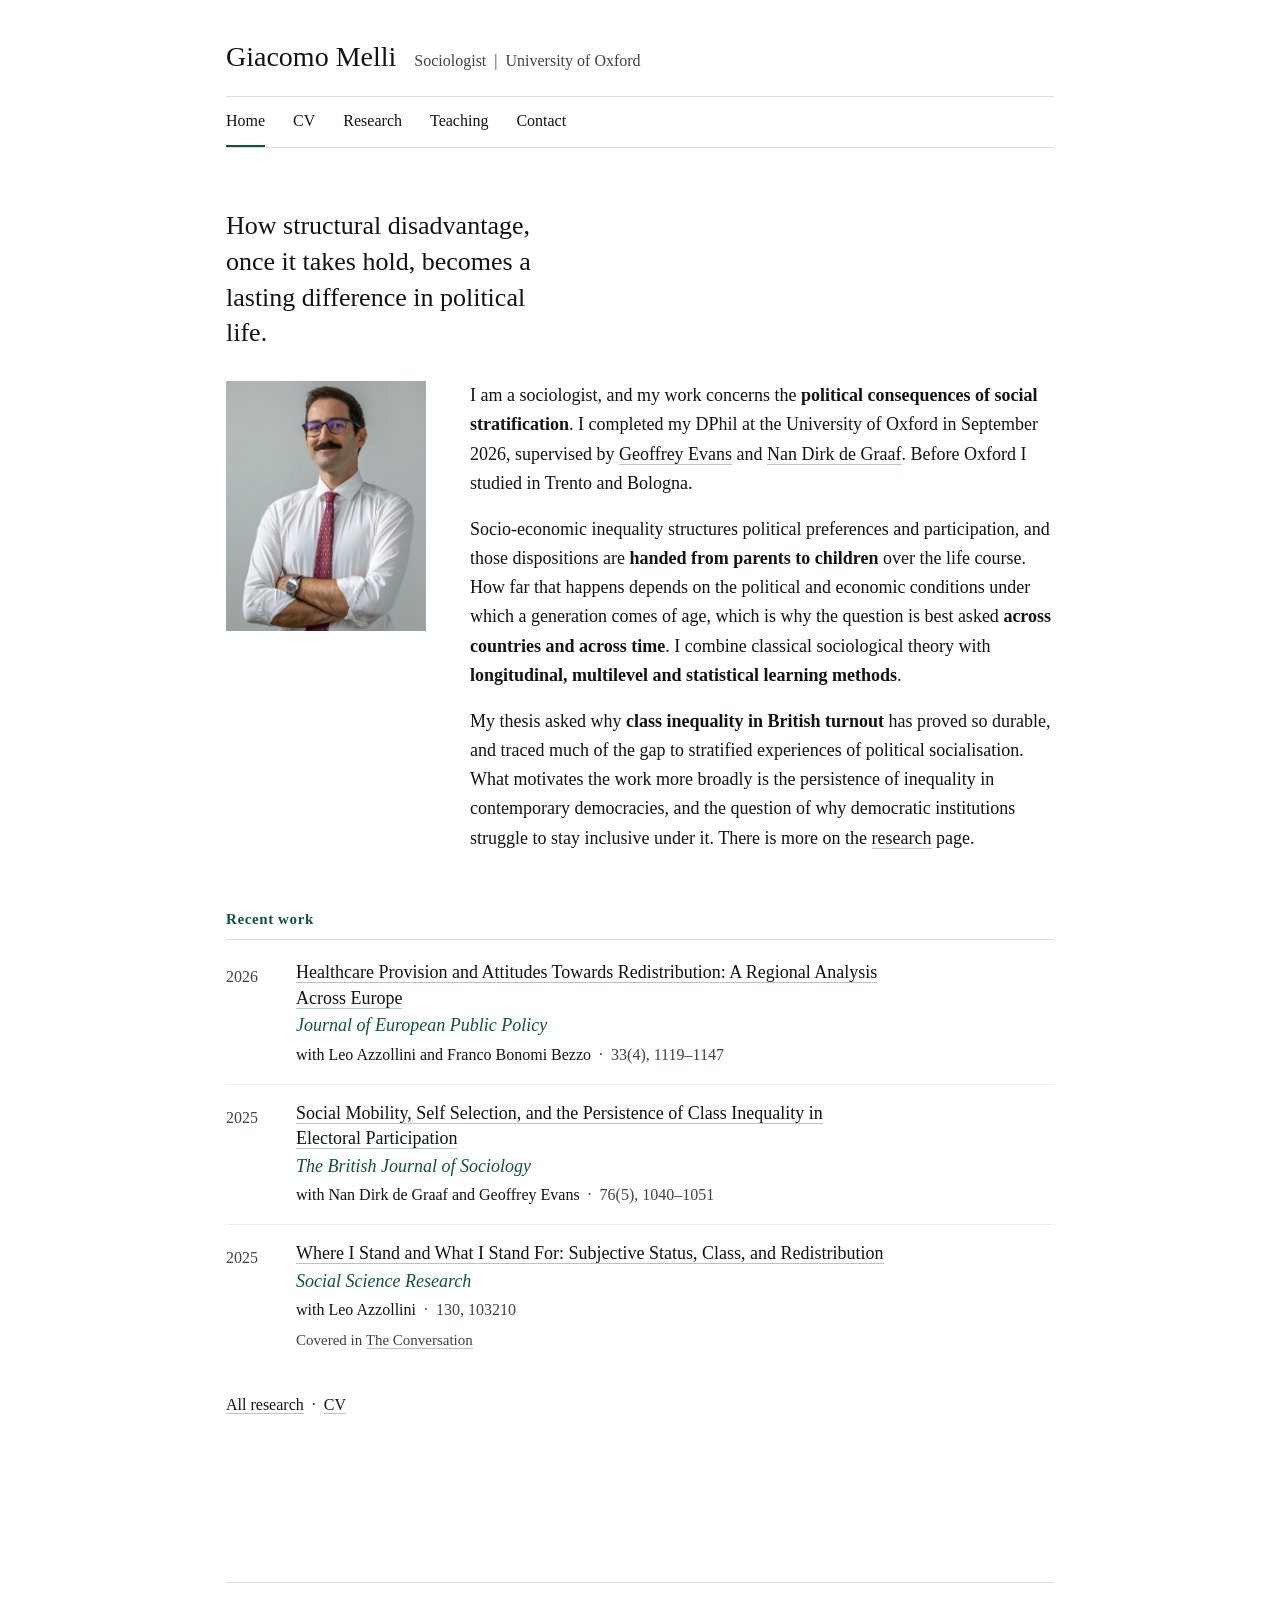
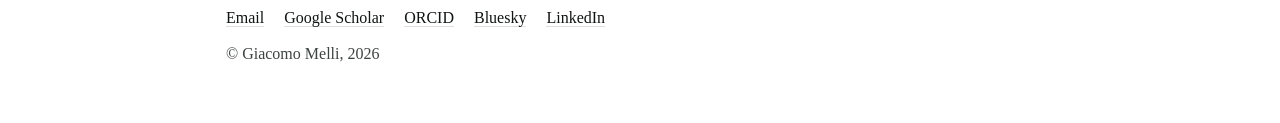
<file: index.html>
<!DOCTYPE html>
<html lang="en">
<head>
<meta charset="utf-8">
<meta name="viewport" content="width=device-width, initial-scale=1, viewport-fit=cover">
<title>Giacomo Melli</title>
<meta name="description" content="Sociologist working on social stratification, the life course and political participation. DPhil in Sociology, University of Oxford.">
<link rel="stylesheet" href="style.css">
</head>
<body>
<div class="wrap">

<header class="masthead">
  <div class="id">
    <p class="who"><a href="index.html">Giacomo Melli</a></p>
    <p class="role">Sociologist &nbsp;| &nbsp;University of Oxford</p>
  </div>
  <nav class="main" aria-label="Main">
    <ul>
      <li><a href="index.html" aria-current="page">Home</a></li>
      <li><a href="cv.html">CV</a></li>
      <li><a href="research.html">Research</a></li>
      <li><a href="teaching.html">Teaching</a></li>
      <li><a href="contact.html">Contact</a></li>
    </ul>
  </nav>
</header>

<main>
<!--MAIN-->

<p class="lead">How structural disadvantage, once it takes hold, becomes a lasting difference in political life.</p>

<div class="intro">
  <img class="photo" src="photo.jpeg" alt="Giacomo Melli">
  <div>
    <p>I am a sociologist, and my work concerns the <strong>political consequences of social stratification</strong>. I completed my DPhil at the University of Oxford in September 2026, supervised by <a href="https://www.nuffield.ox.ac.uk/people/profiles/geoffrey-evans/">Geoffrey Evans</a> and <a href="https://www.sociology.ox.ac.uk/people/nan-dirk-de-graaf">Nan Dirk de Graaf</a>. Before Oxford I studied in Trento and Bologna.</p>

    <p>Socio-economic inequality structures political preferences and participation, and those dispositions are <strong>handed from parents to children</strong> over the life course. How far that happens depends on the political and economic conditions under which a generation comes of age, which is why the question is best asked <strong>across countries and across time</strong>. I combine classical sociological theory with <strong>longitudinal, multilevel and statistical learning methods</strong>.</p>

    <p>My thesis asked why <strong>class inequality in British turnout</strong> has proved so durable, and traced much of the gap to stratified experiences of political socialisation. What motivates the work more broadly is the persistence of inequality in contemporary democracies, and the question of why democratic institutions struggle to stay inclusive under it. There is more on the <a href="research.html">research</a> page.</p>
</div>
</div>

<section>
  <h2 class="band">Recent work</h2>

  <div class="entry">
    <div class="year">2026</div>
    <div>
      <p class="t"><a href="https://doi.org/10.1080/13501763.2025.2462080">Healthcare Provision and Attitudes Towards Redistribution: A Regional Analysis Across Europe</a></p>
      <p class="j">Journal of European Public Policy</p>
      <p class="m"><span class="a">with Leo Azzollini and Franco Bonomi Bezzo</span> &nbsp;&middot;&nbsp; 33(4), 1119&ndash;1147</p>
    </div>
  </div>
  <div class="entry">
    <div class="year">2025</div>
    <div>
      <p class="t"><a href="https://doi.org/10.1111/1468-4446.70018">Social Mobility, Self Selection, and the Persistence of Class Inequality in Electoral Participation</a></p>
      <p class="j">The British Journal of Sociology</p>
      <p class="m"><span class="a">with Nan Dirk de Graaf and Geoffrey Evans</span> &nbsp;&middot;&nbsp; 76(5), 1040&ndash;1051</p>
    </div>
  </div>
  <div class="entry">
    <div class="year">2025</div>
    <div>
      <p class="t"><a href="https://doi.org/10.1016/j.ssresearch.2025.103210">Where I Stand and What I Stand For: Subjective Status, Class, and Redistribution</a></p>
      <p class="j">Social Science Research</p>
      <p class="m"><span class="a">with Leo Azzollini</span> &nbsp;&middot;&nbsp; 130, 103210</p>
      <p class="extra">Covered in <a href="https://theconversation.com/where-you-think-you-are-in-society-not-where-you-actually-are-matters-for-how-you-think-about-inequality-259715">The Conversation</a></p>
    </div>
  </div>

  <p class="more"><a href="research.html">All research</a> &nbsp;&middot;&nbsp; <a href="cv.html">CV</a></p>
</section>
<!--/MAIN-->
</main>

<footer>
  <ul>
    <li><a href="mailto:giacomo.melli@sociology.ox.ac.uk">Email</a></li>
    <li><a href="https://scholar.google.com/citations?hl=en&amp;user=pHB5kRAAAAAJ">Google Scholar</a></li>
    <li><a href="https://orcid.org/0000-0002-5335-5935">ORCID</a></li>
    <li><a href="https://bsky.app/profile/giacomomelli.bsky.social">Bluesky</a></li>
    <li><a href="https://www.linkedin.com/in/giacomo-melli/">LinkedIn</a></li>
  </ul>
  &copy; Giacomo Melli, 2026
</footer>

</div>
</body>
</html>
</file>
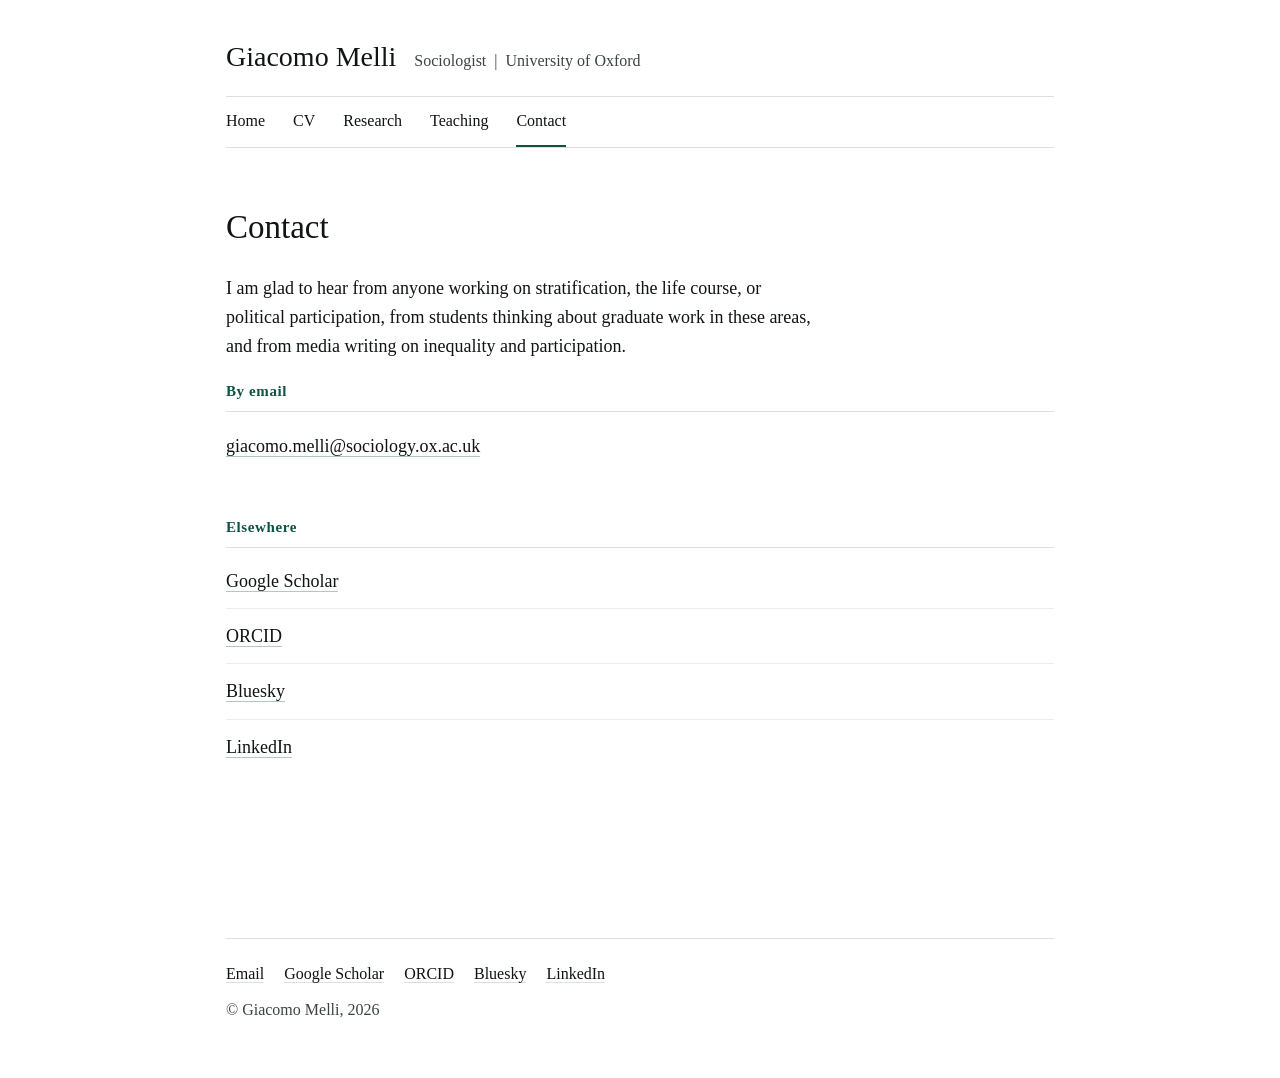
<file: contact.html>
<!DOCTYPE html>
<html lang="en">
<head>
<meta charset="utf-8">
<meta name="viewport" content="width=device-width, initial-scale=1, viewport-fit=cover">
<title>Contact &mdash; Giacomo Melli</title>
<meta name="description" content="How to get in touch with Giacomo Melli.">
<link rel="stylesheet" href="style.css">
</head>
<body>
<div class="wrap">

<header class="masthead">
  <div class="id">
    <p class="who"><a href="index.html">Giacomo Melli</a></p>
    <p class="role">Sociologist &nbsp;| &nbsp;University of Oxford</p>
  </div>
  <nav class="main" aria-label="Main">
    <ul>
      <li><a href="index.html">Home</a></li>
      <li><a href="cv.html">CV</a></li>
      <li><a href="research.html">Research</a></li>
      <li><a href="teaching.html">Teaching</a></li>
      <li><a href="contact.html" aria-current="page">Contact</a></li>
    </ul>
  </nav>
</header>

<main>
<!--MAIN-->

<h1 class="page">Contact</h1>

<p>I am glad to hear from anyone working on stratification, the life course, or political participation, from students thinking about graduate work in these areas, and from media writing on inequality and participation.</p>

<section>
  <h2 class="band">By email</h2>
  <p><a href="mailto:giacomo.melli@sociology.ox.ac.uk">giacomo.melli@sociology.ox.ac.uk</a></p>
  
</section>

<section>
  <h2 class="band">Elsewhere</h2>
  <ul class="plain">
    <li><a href="https://scholar.google.com/citations?hl=en&amp;user=pHB5kRAAAAAJ">Google Scholar</a></li>
    <li><a href="https://orcid.org/0000-0002-5335-5935">ORCID</a></li>
    <li><a href="https://bsky.app/profile/giacomomelli.bsky.social">Bluesky</a></li>
    <li><a href="https://www.linkedin.com/in/giacomo-melli/">LinkedIn</a></li>
  </ul>
</section>
<!--/MAIN-->
</main>

<footer>
  <ul>
    <li><a href="mailto:giacomo.melli@sociology.ox.ac.uk">Email</a></li>
    <li><a href="https://scholar.google.com/citations?hl=en&amp;user=pHB5kRAAAAAJ">Google Scholar</a></li>
    <li><a href="https://orcid.org/0000-0002-5335-5935">ORCID</a></li>
    <li><a href="https://bsky.app/profile/giacomomelli.bsky.social">Bluesky</a></li>
    <li><a href="https://www.linkedin.com/in/giacomo-melli/">LinkedIn</a></li>
  </ul>
  &copy; Giacomo Melli, 2026
</footer>

</div>
</body>
</html>
</file>
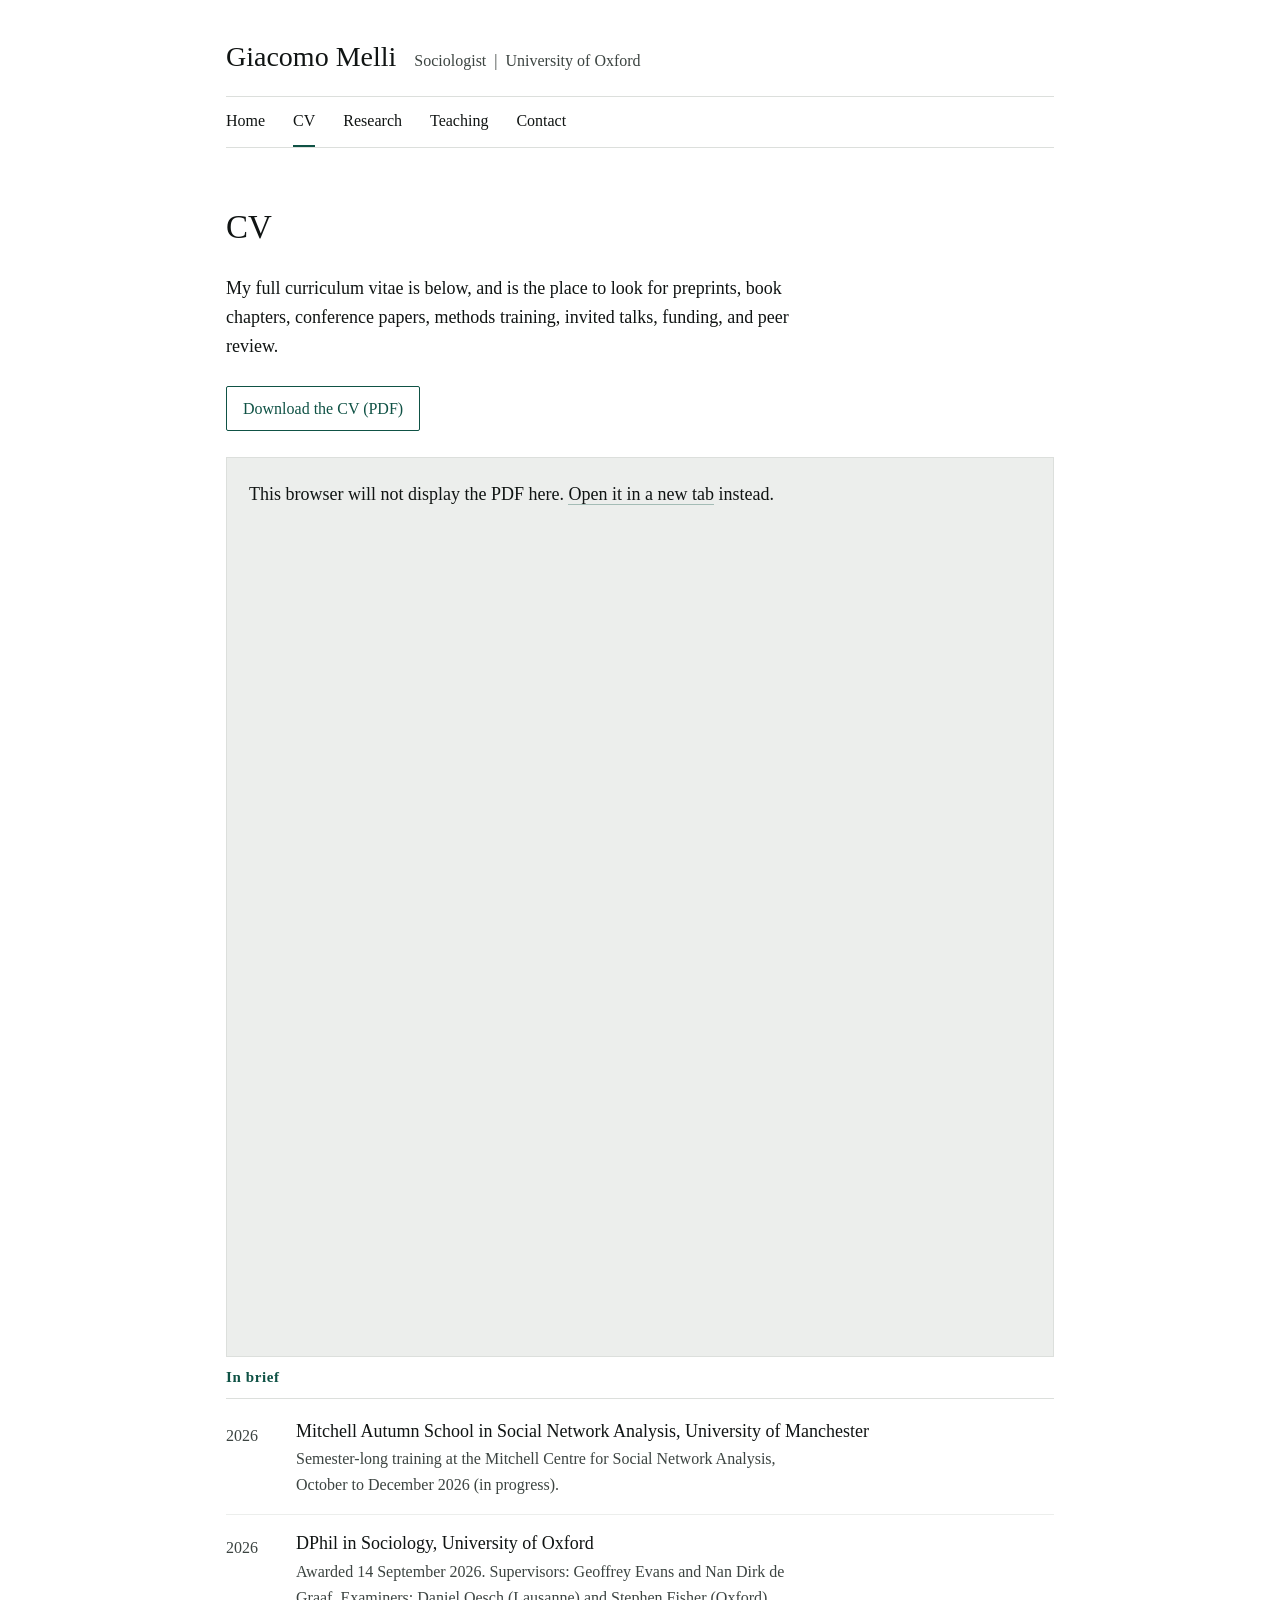
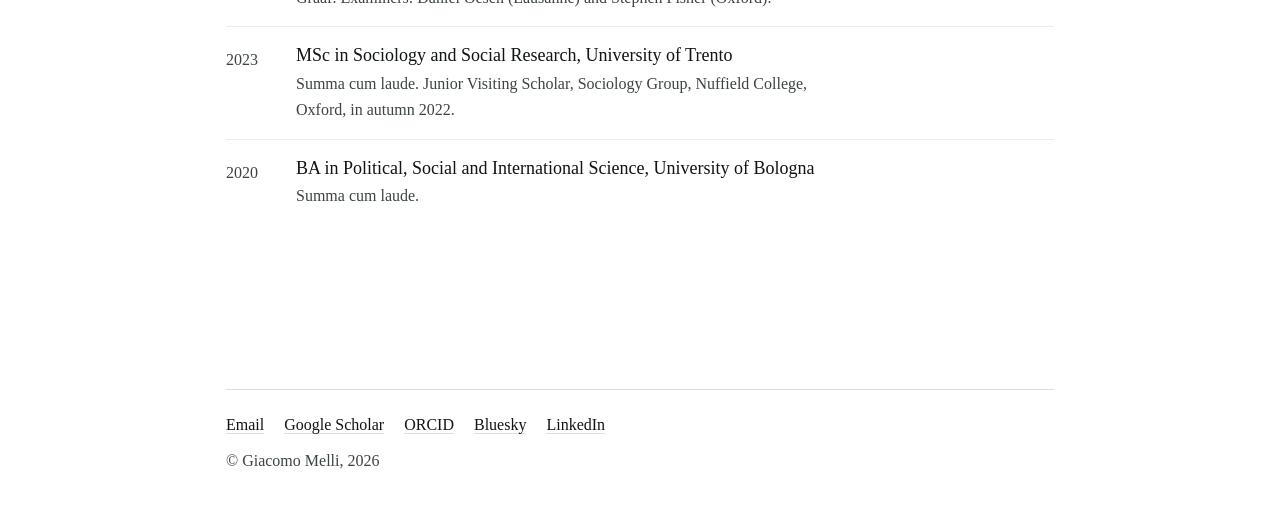
<file: cv.html>
<!DOCTYPE html>
<html lang="en">
<head>
<meta charset="utf-8">
<meta name="viewport" content="width=device-width, initial-scale=1, viewport-fit=cover">
<title>CV &mdash; Giacomo Melli</title>
<meta name="description" content="Curriculum vitae of Giacomo Melli, sociologist, University of Oxford.">
<link rel="stylesheet" href="style.css">
</head>
<body>
<div class="wrap">

<header class="masthead">
  <div class="id">
    <p class="who"><a href="index.html">Giacomo Melli</a></p>
    <p class="role">Sociologist &nbsp;| &nbsp;University of Oxford</p>
  </div>
  <nav class="main" aria-label="Main">
    <ul>
      <li><a href="index.html">Home</a></li>
      <li><a href="cv.html" aria-current="page">CV</a></li>
      <li><a href="research.html">Research</a></li>
      <li><a href="teaching.html">Teaching</a></li>
      <li><a href="contact.html">Contact</a></li>
    </ul>
  </nav>
</header>

<main>
<!--MAIN-->

<h1 class="page">CV</h1>

<p>My full curriculum vitae is below, and is the place to look for preprints, book chapters, conference papers, methods training, invited talks, funding, and peer review.</p>

<p class="more"><a class="btn" href="cv.pdf" download>Download the CV (PDF)</a></p>

<div class="pdf">
  <object data="cv.pdf" type="application/pdf">
    <p>This browser will not display the PDF here. <a href="cv.pdf">Open it in a new tab</a> instead.</p>
  </object>
</div>
<p class="pdf-small"><a href="cv.pdf">Open the CV (PDF)</a>. It does not display well on a small screen, so it opens in its own tab.</p>

<section>
  <h2 class="band">In brief</h2>
  <div class="entry">
    <div class="year">2026</div>
    <div>
      <p class="t">Mitchell Autumn School in Social Network Analysis, University of Manchester</p>
      <p class="m">Semester-long training at the Mitchell Centre for Social Network Analysis, October to December 2026 (in progress).</p>
    </div>
  </div>
  <div class="entry">
    <div class="year">2026</div>
    <div>
      <p class="t">DPhil in Sociology, University of Oxford</p>
      <p class="m">Awarded 14 September 2026. Supervisors: Geoffrey Evans and Nan Dirk de Graaf. Examiners: Daniel Oesch (Lausanne) and Stephen Fisher (Oxford).</p>
    </div>
  </div>
  <div class="entry">
    <div class="year">2023</div>
    <div>
      <p class="t">MSc in Sociology and Social Research, University of Trento</p>
      <p class="m">Summa cum laude. Junior Visiting Scholar, Sociology Group, Nuffield College, Oxford, in autumn 2022.</p>
    </div>
  </div>
  <div class="entry">
    <div class="year">2020</div>
    <div>
      <p class="t">BA in Political, Social and International Science, University of Bologna</p>
      <p class="m">Summa cum laude.</p>
    </div>
  </div>
</section>
<!--/MAIN-->
</main>

<footer>
  <ul>
    <li><a href="mailto:giacomo.melli@sociology.ox.ac.uk">Email</a></li>
    <li><a href="https://scholar.google.com/citations?hl=en&amp;user=pHB5kRAAAAAJ">Google Scholar</a></li>
    <li><a href="https://orcid.org/0000-0002-5335-5935">ORCID</a></li>
    <li><a href="https://bsky.app/profile/giacomomelli.bsky.social">Bluesky</a></li>
    <li><a href="https://www.linkedin.com/in/giacomo-melli/">LinkedIn</a></li>
  </ul>
  &copy; Giacomo Melli, 2026
</footer>

</div>
</body>
</html>
</file>
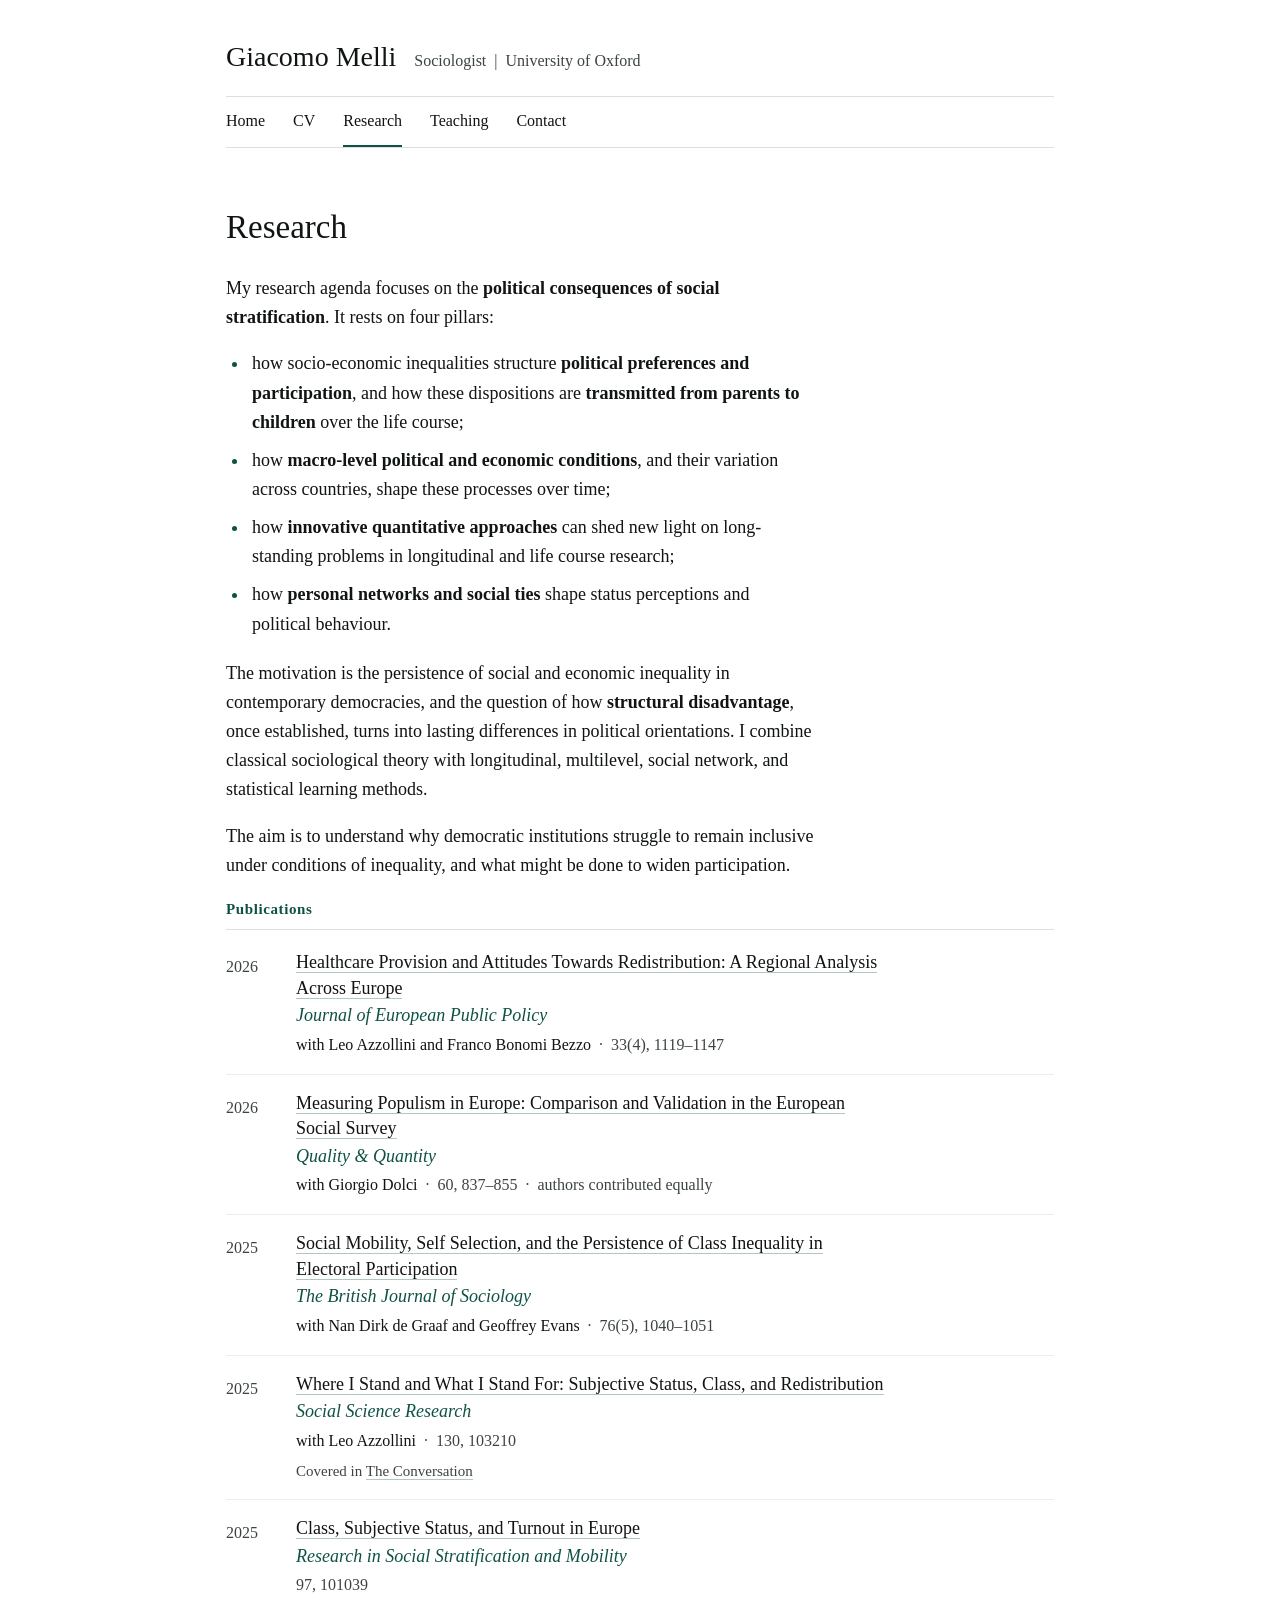
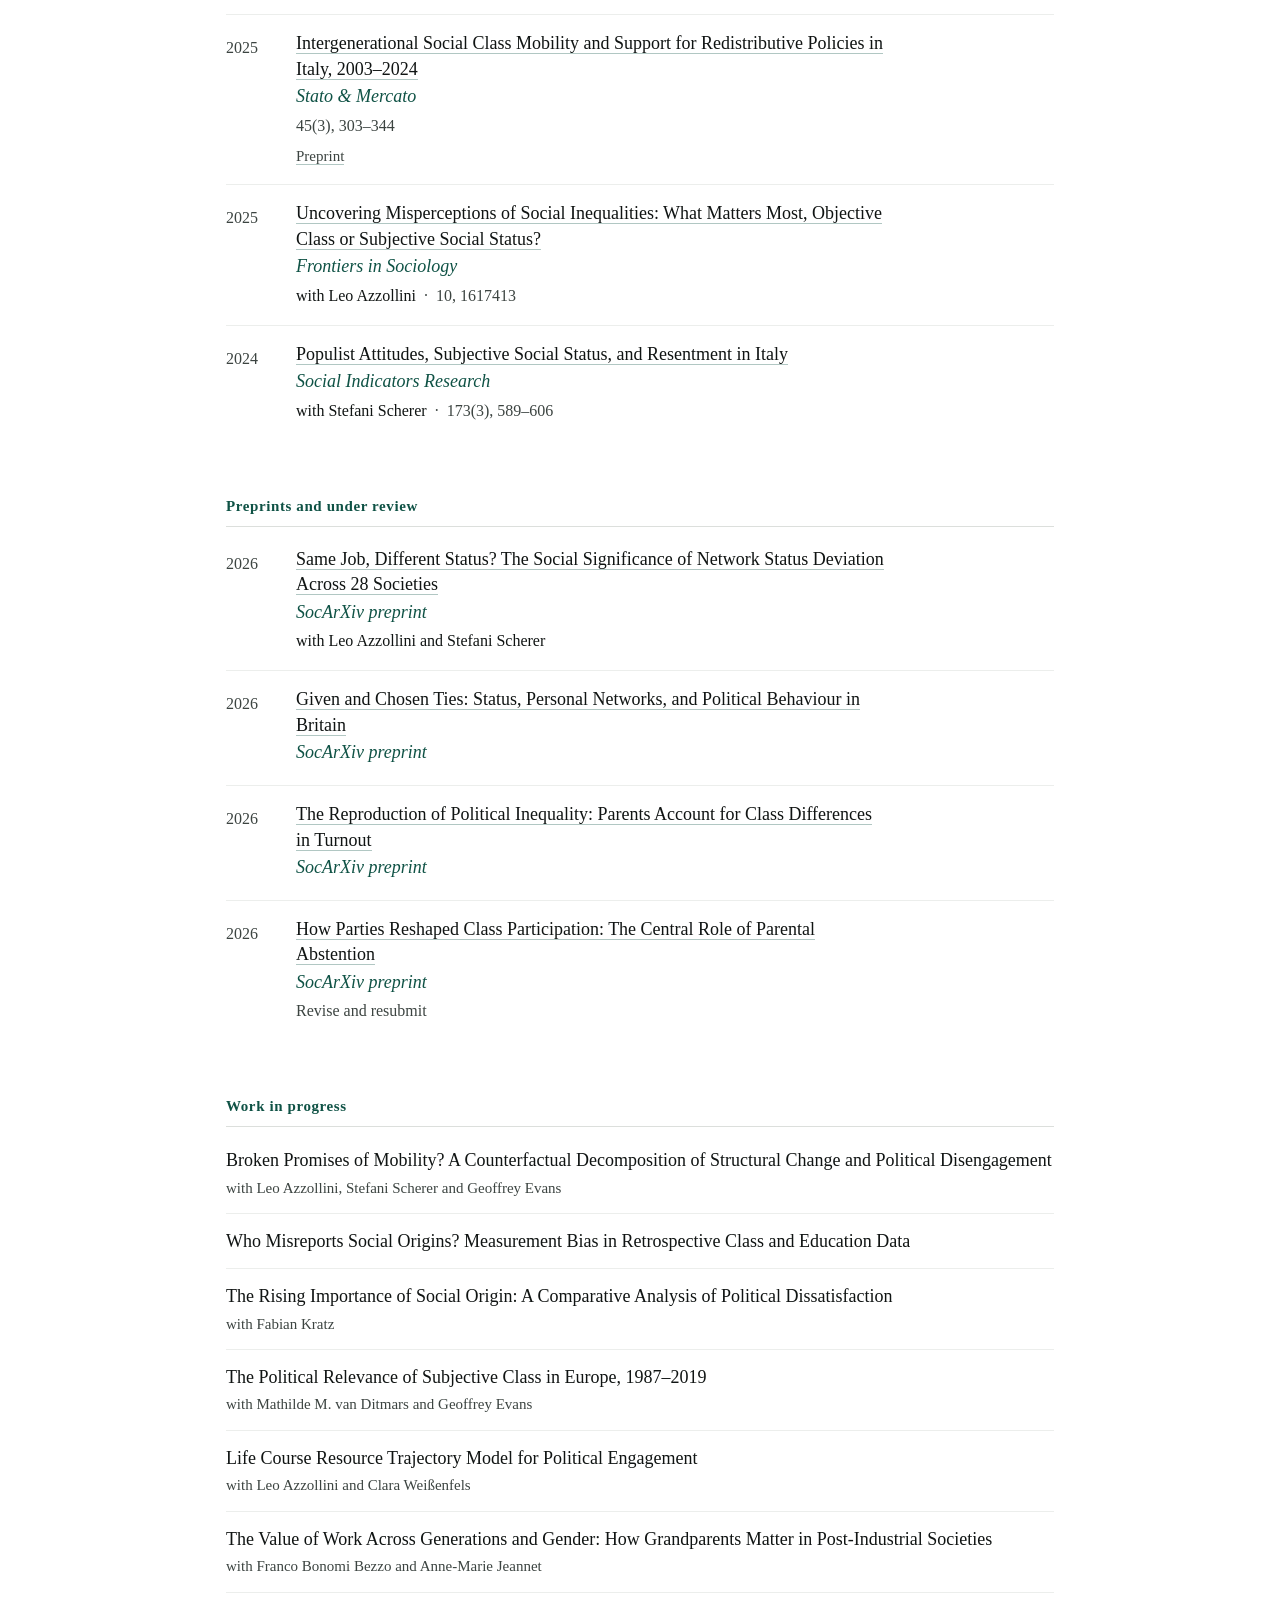
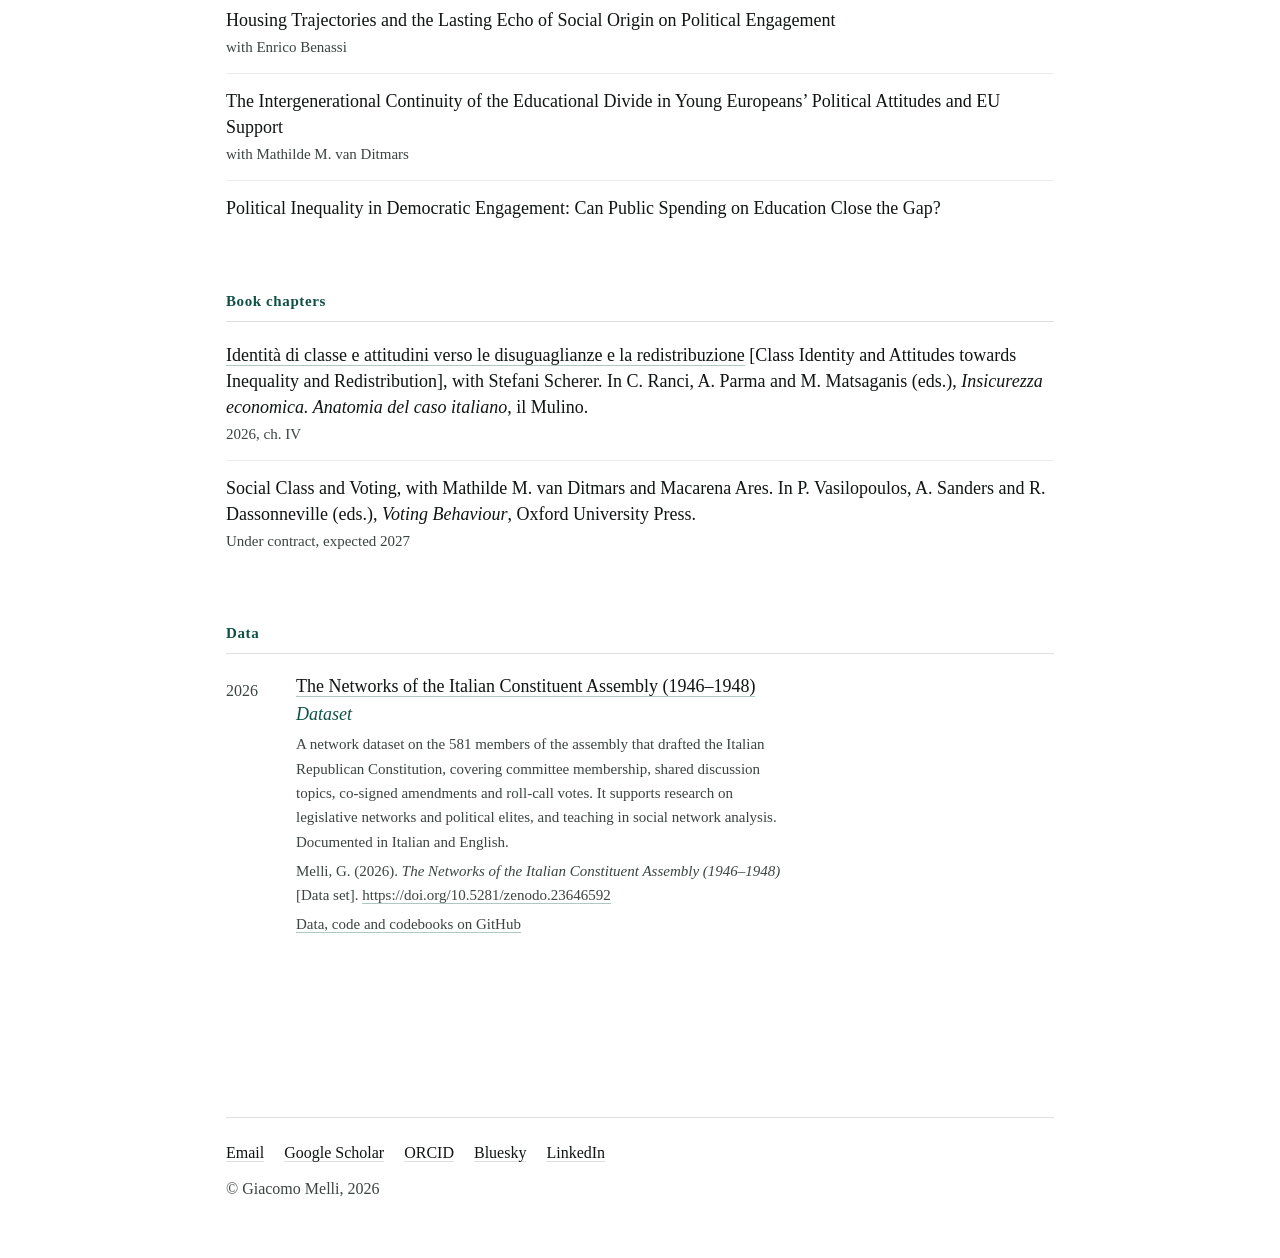
<file: research.html>
<!DOCTYPE html>
<html lang="en">
<head>
<meta charset="utf-8">
<meta name="viewport" content="width=device-width, initial-scale=1, viewport-fit=cover">
<title>Research &mdash; Giacomo Melli</title>
<meta name="description" content="Publications, preprints, working papers and data on class, social networks, political socialisation and electoral participation.">
<link rel="stylesheet" href="style.css">
</head>
<body>
<div class="wrap">

<header class="masthead">
  <div class="id">
    <p class="who"><a href="index.html">Giacomo Melli</a></p>
    <p class="role">Sociologist &nbsp;| &nbsp;University of Oxford</p>
  </div>
  <nav class="main" aria-label="Main">
    <ul>
      <li><a href="index.html">Home</a></li>
      <li><a href="cv.html">CV</a></li>
      <li><a href="research.html" aria-current="page">Research</a></li>
      <li><a href="teaching.html">Teaching</a></li>
      <li><a href="contact.html">Contact</a></li>
    </ul>
  </nav>
</header>

<main>
<!--MAIN-->

<h1 class="page">Research</h1>

<p>My research agenda focuses on the <strong>political consequences of social stratification</strong>. It rests on four pillars:</p>

<ul class="pillars">
  <li>how socio-economic inequalities structure <strong>political preferences and participation</strong>, and how these dispositions are <strong>transmitted from parents to children</strong> over the life course;</li>
  <li>how <strong>macro-level political and economic conditions</strong>, and their variation across countries, shape these processes over time;</li>
  <li>how <strong>innovative quantitative approaches</strong> can shed new light on long-standing problems in longitudinal and life course research;</li>
  <li>how <strong>personal networks and social ties</strong> shape status perceptions and political behaviour.</li>
</ul>

<p>The motivation is the persistence of social and economic inequality in contemporary democracies, and the question of how <strong>structural disadvantage</strong>, once established, turns into lasting differences in political orientations. I combine classical sociological theory with longitudinal, multilevel, social network, and statistical learning methods.</p>

<p>The aim is to understand why democratic institutions struggle to remain inclusive under conditions of inequality, and what might be done to widen participation.</p>

<section>
  <h2 class="band">Publications</h2>

  <div class="entry">
    <div class="year">2026</div>
    <div>
      <p class="t"><a href="https://doi.org/10.1080/13501763.2025.2462080">Healthcare Provision and Attitudes Towards Redistribution: A Regional Analysis Across Europe</a></p>
      <p class="j">Journal of European Public Policy</p>
      <p class="m"><span class="a">with Leo Azzollini and Franco Bonomi Bezzo</span> &nbsp;&middot;&nbsp; 33(4), 1119&ndash;1147</p>
    </div>
  </div>
  <div class="entry">
    <div class="year">2026</div>
    <div>
      <p class="t"><a href="https://doi.org/10.1007/s11135-025-02301-9">Measuring Populism in Europe: Comparison and Validation in the European Social Survey</a></p>
      <p class="j">Quality &amp; Quantity</p>
      <p class="m"><span class="a">with Giorgio Dolci</span> &nbsp;&middot;&nbsp; 60, 837&ndash;855 &nbsp;&middot;&nbsp; authors contributed equally</p>
    </div>
  </div>
  <div class="entry">
    <div class="year">2025</div>
    <div>
      <p class="t"><a href="https://doi.org/10.1111/1468-4446.70018">Social Mobility, Self Selection, and the Persistence of Class Inequality in Electoral Participation</a></p>
      <p class="j">The British Journal of Sociology</p>
      <p class="m"><span class="a">with Nan Dirk de Graaf and Geoffrey Evans</span> &nbsp;&middot;&nbsp; 76(5), 1040&ndash;1051</p>
    </div>
  </div>
  <div class="entry">
    <div class="year">2025</div>
    <div>
      <p class="t"><a href="https://doi.org/10.1016/j.ssresearch.2025.103210">Where I Stand and What I Stand For: Subjective Status, Class, and Redistribution</a></p>
      <p class="j">Social Science Research</p>
      <p class="m"><span class="a">with Leo Azzollini</span> &nbsp;&middot;&nbsp; 130, 103210</p>
      <p class="extra">Covered in <a href="https://theconversation.com/where-you-think-you-are-in-society-not-where-you-actually-are-matters-for-how-you-think-about-inequality-259715">The Conversation</a></p>
    </div>
  </div>
  <div class="entry">
    <div class="year">2025</div>
    <div>
      <p class="t"><a href="https://doi.org/10.1016/j.rssm.2025.101039">Class, Subjective Status, and Turnout in Europe</a></p>
      <p class="j">Research in Social Stratification and Mobility</p>
      <p class="m">97, 101039</p>
    </div>
  </div>
  <div class="entry">
    <div class="year">2025</div>
    <div>
      <p class="t"><a href="https://www.rivisteweb.it/doi/10.1425/120233">Intergenerational Social Class Mobility and Support for Redistributive Policies in Italy, 2003&ndash;2024</a></p>
      <p class="j">Stato &amp; Mercato</p>
      <p class="m">45(3), 303&ndash;344</p>
      <p class="extra"><a href="https://doi.org/10.31235/osf.io/gahrb_v2">Preprint</a></p>
    </div>
  </div>
  <div class="entry">
    <div class="year">2025</div>
    <div>
      <p class="t"><a href="https://doi.org/10.3389/fsoc.2025.1617413">Uncovering Misperceptions of Social Inequalities: What Matters Most, Objective Class or Subjective Social Status?</a></p>
      <p class="j">Frontiers in Sociology</p>
      <p class="m"><span class="a">with Leo Azzollini</span> &nbsp;&middot;&nbsp; 10, 1617413</p>
    </div>
  </div>
  <div class="entry">
    <div class="year">2024</div>
    <div>
      <p class="t"><a href="https://doi.org/10.1007/s11205-024-03346-3">Populist Attitudes, Subjective Social Status, and Resentment in Italy</a></p>
      <p class="j">Social Indicators Research</p>
      <p class="m"><span class="a">with Stefani Scherer</span> &nbsp;&middot;&nbsp; 173(3), 589&ndash;606</p>
    </div>
  </div>
</section>

<section>
  <h2 class="band">Preprints and under review</h2>

  <div class="entry">
    <div class="year">2026</div>
    <div>
      <p class="t"><a href="https://doi.org/10.31235/osf.io/hgykc_v1">Same Job, Different Status? The Social Significance of Network Status Deviation Across 28 Societies</a></p>
      <p class="j">SocArXiv preprint</p>
      <p class="m"><span class="a">with Leo Azzollini and Stefani Scherer</span></p>
    </div>
  </div>
  <div class="entry">
    <div class="year">2026</div>
    <div>
      <p class="t"><a href="https://doi.org/10.31235/osf.io/emvf6_v1">Given and Chosen Ties: Status, Personal Networks, and Political Behaviour in Britain</a></p>
      <p class="j">SocArXiv preprint</p>
    </div>
  </div>
  <div class="entry">
    <div class="year">2026</div>
    <div>
      <p class="t"><a href="https://doi.org/10.31235/osf.io/bphm4_v1">The Reproduction of Political Inequality: Parents Account for Class Differences in Turnout</a></p>
      <p class="j">SocArXiv preprint</p>
    </div>
  </div>
  <div class="entry">
    <div class="year">2026</div>
    <div>
      <p class="t"><a href="https://doi.org/10.31235/osf.io/bfqyj_v1">How Parties Reshaped Class Participation: The Central Role of Parental Abstention</a></p>
      <p class="j">SocArXiv preprint</p>
      <p class="m">Revise and resubmit</p>
    </div>
  </div>
</section>

<section>
  <h2 class="band">Work in progress</h2>
  <ul class="plain">
    <li>Broken Promises of Mobility? A Counterfactual Decomposition of Structural Change and Political Disengagement
      <span class="status">with Leo Azzollini, Stefani Scherer and Geoffrey Evans</span></li>
    <li>Who Misreports Social Origins? Measurement Bias in Retrospective Class and Education Data</li>
    <li>The Rising Importance of Social Origin: A Comparative Analysis of Political Dissatisfaction
      <span class="status">with Fabian Kratz</span></li>
    <li>The Political Relevance of Subjective Class in Europe, 1987&ndash;2019
      <span class="status">with Mathilde M. van Ditmars and Geoffrey Evans</span></li>
    <li>Life Course Resource Trajectory Model for Political Engagement
      <span class="status">with Leo Azzollini and Clara Wei&szlig;enfels</span></li>
    <li>The Value of Work Across Generations and Gender: How Grandparents Matter in Post-Industrial Societies
      <span class="status">with Franco Bonomi Bezzo and Anne-Marie Jeannet</span></li>
    <li>Housing Trajectories and the Lasting Echo of Social Origin on Political Engagement
      <span class="status">with Enrico Benassi</span></li>
    <li>The Intergenerational Continuity of the Educational Divide in Young Europeans&rsquo; Political Attitudes and EU Support
      <span class="status">with Mathilde M. van Ditmars</span></li>
    <li>Political Inequality in Democratic Engagement: Can Public Spending on Education Close the Gap?</li>
  </ul>
</section>

<section>
  <h2 class="band">Book chapters</h2>
  <ul class="plain">
    <li><a href="https://www.mulino.it/isbn/9788815396716">Identit&agrave; di classe e attitudini verso le disuguaglianze e la redistribuzione</a> [Class Identity and Attitudes towards Inequality and Redistribution], with Stefani Scherer. In C. Ranci, A. Parma and M. Matsaganis (eds.), <em>Insicurezza economica. Anatomia del caso italiano</em>, il Mulino.
      <span class="status">2026, ch. IV</span></li>
    <li>Social Class and Voting, with Mathilde M. van Ditmars and Macarena Ares. In P. Vasilopoulos, A. Sanders and R. Dassonneville (eds.), <em>Voting Behaviour</em>, Oxford University Press.
      <span class="status">Under contract, expected 2027</span></li>
  </ul>
</section>

<section>
  <h2 class="band">Data</h2>

  <div class="entry">
    <div class="year">2026</div>
    <div>
      <p class="t"><a href="https://doi.org/10.5281/zenodo.23646592">The Networks of the Italian Constituent Assembly (1946&ndash;1948)</a></p>
      <p class="j">Dataset</p>
      <p class="extra">A network dataset on the 581 members of the assembly that drafted the Italian Republican Constitution, covering committee membership, shared discussion topics, co-signed amendments and roll-call votes. It supports research on legislative networks and political elites, and teaching in social network analysis. Documented in Italian and English.</p>
      <p class="extra">Melli, G. (2026). <em>The Networks of the Italian Constituent Assembly (1946&ndash;1948)</em> [Data set]. <a href="https://doi.org/10.5281/zenodo.23646592">https://doi.org/10.5281/zenodo.23646592</a></p>
      <p class="extra"><a href="https://github.com/giacomo-melli/costituente-reti">Data, code and codebooks on GitHub</a></p>
    </div>
  </div>
</section>
<!--/MAIN-->
</main>

<footer>
  <ul>
    <li><a href="mailto:giacomo.melli@sociology.ox.ac.uk">Email</a></li>
    <li><a href="https://scholar.google.com/citations?hl=en&amp;user=pHB5kRAAAAAJ">Google Scholar</a></li>
    <li><a href="https://orcid.org/0000-0002-5335-5935">ORCID</a></li>
    <li><a href="https://bsky.app/profile/giacomomelli.bsky.social">Bluesky</a></li>
    <li><a href="https://www.linkedin.com/in/giacomo-melli/">LinkedIn</a></li>
  </ul>
  &copy; Giacomo Melli, 2026
</footer>

</div>
</body>
</html>
</file>
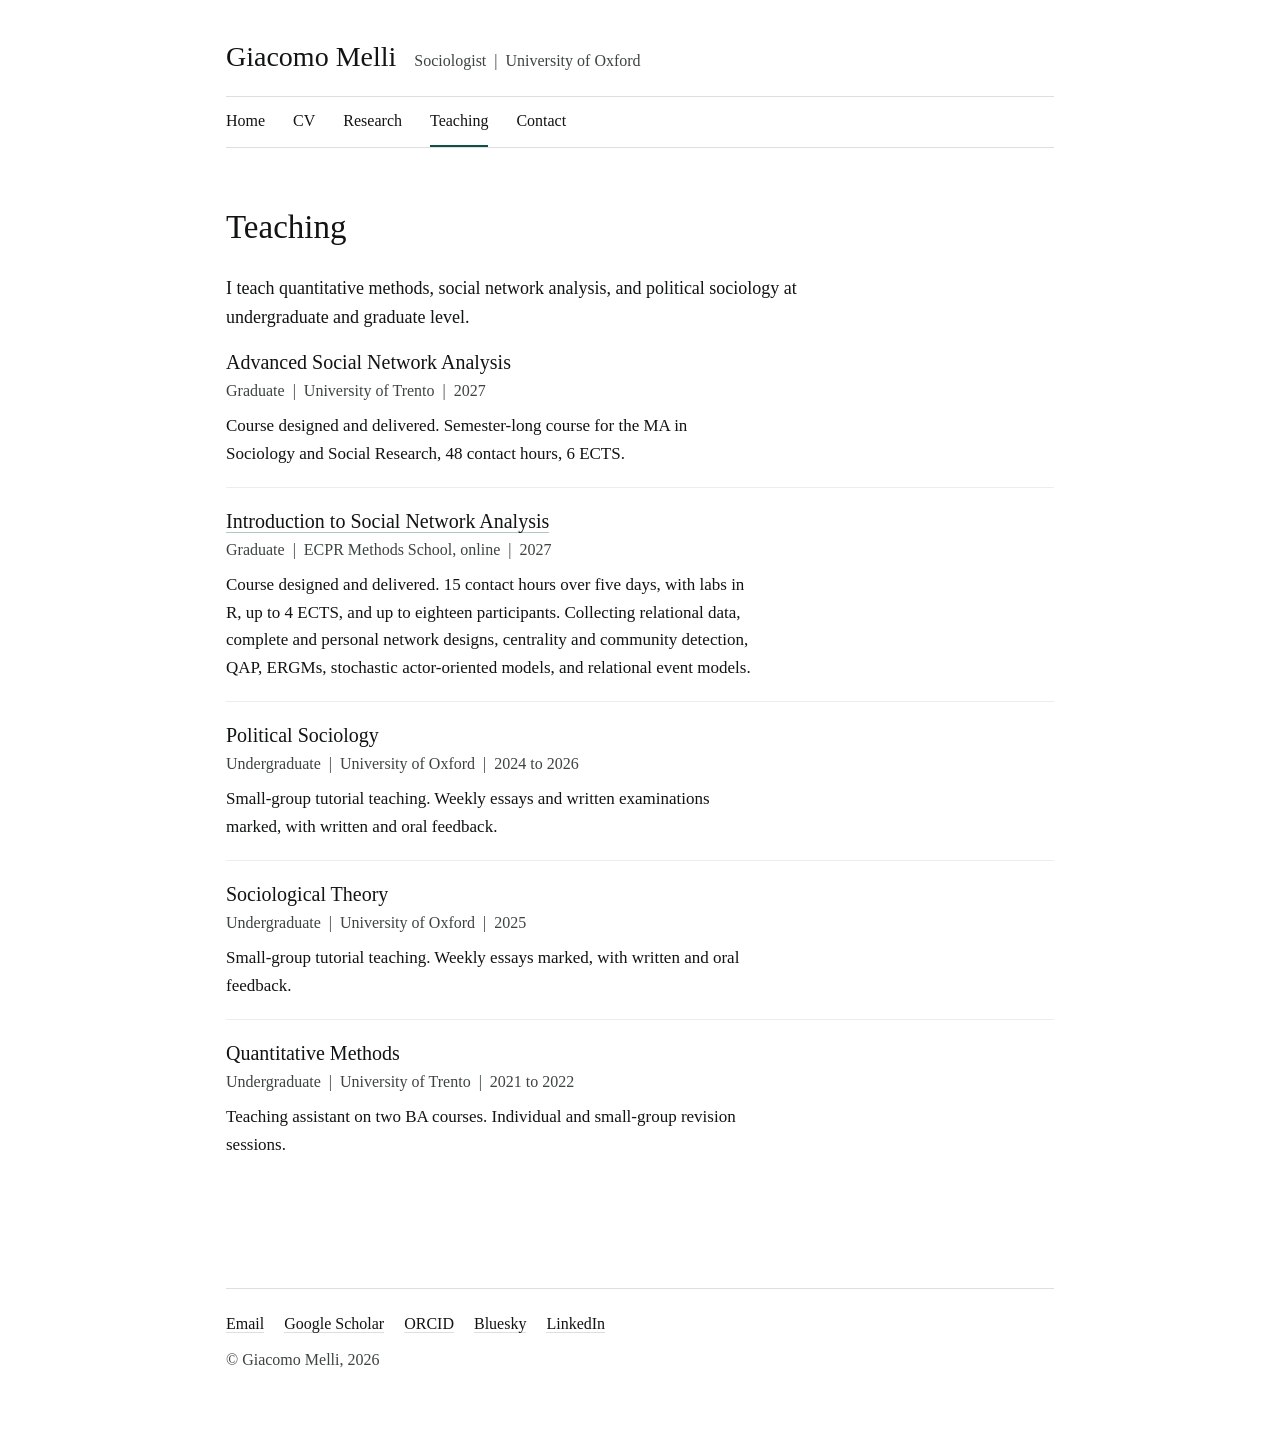
<file: teaching.html>
<!DOCTYPE html>
<html lang="en">
<head>
<meta charset="utf-8">
<meta name="viewport" content="width=device-width, initial-scale=1, viewport-fit=cover">
<title>Teaching &mdash; Giacomo Melli</title>
<meta name="description" content="Courses in quantitative methods, social network analysis, and political sociology at Oxford, Trento, and the ECPR Methods School.">
<link rel="stylesheet" href="style.css">
</head>
<body>
<div class="wrap">

<header class="masthead">
  <div class="id">
    <p class="who"><a href="index.html">Giacomo Melli</a></p>
    <p class="role">Sociologist &nbsp;| &nbsp;University of Oxford</p>
  </div>
  <nav class="main" aria-label="Main">
    <ul>
      <li><a href="index.html">Home</a></li>
      <li><a href="cv.html">CV</a></li>
      <li><a href="research.html">Research</a></li>
      <li><a href="teaching.html" aria-current="page">Teaching</a></li>
      <li><a href="contact.html">Contact</a></li>
    </ul>
  </nav>
</header>

<main>
<!--MAIN-->

<h1 class="page">Teaching</h1>

<p>I teach quantitative methods, social network analysis, and political sociology at undergraduate and graduate level.</p>

<div class="course">
  <h3>Advanced Social Network Analysis</h3>
  <p class="where">Graduate &nbsp;| &nbsp;University of Trento &nbsp;| &nbsp;2027</p>
  <p class="d">Course designed and delivered. Semester-long course for the MA in Sociology and Social Research, 48 contact hours, 6 ECTS.</p>
</div>

<div class="course">
  <h3><a href="https://ecpr.eu/Events/Event/PanelDetails/18201">Introduction to Social Network Analysis</a></h3>
  <p class="where">Graduate &nbsp;| &nbsp;ECPR Methods School, online &nbsp;| &nbsp;2027</p>
  <p class="d">Course designed and delivered. 15 contact hours over five days, with labs in R, up to 4 ECTS, and up to eighteen participants. Collecting relational data, complete and personal network designs, centrality and community detection, QAP, ERGMs, stochastic actor-oriented models, and relational event models.</p>
</div>

<div class="course">
  <h3>Political Sociology</h3>
  <p class="where">Undergraduate &nbsp;| &nbsp;University of Oxford &nbsp;| &nbsp;2024 to 2026</p>
  <p class="d">Small-group tutorial teaching. Weekly essays and written examinations marked, with written and oral feedback.</p>
</div>

<div class="course">
  <h3>Sociological Theory</h3>
  <p class="where">Undergraduate &nbsp;| &nbsp;University of Oxford &nbsp;| &nbsp;2025</p>
  <p class="d">Small-group tutorial teaching. Weekly essays marked, with written and oral feedback.</p>
</div>

<div class="course">
  <h3>Quantitative Methods</h3>
  <p class="where">Undergraduate &nbsp;| &nbsp;University of Trento &nbsp;| &nbsp;2021 to 2022</p>
  <p class="d">Teaching assistant on two BA courses. Individual and small-group revision sessions.</p>
</div>
<!--/MAIN-->
</main>

<footer>
  <ul>
    <li><a href="mailto:giacomo.melli@sociology.ox.ac.uk">Email</a></li>
    <li><a href="https://scholar.google.com/citations?hl=en&amp;user=pHB5kRAAAAAJ">Google Scholar</a></li>
    <li><a href="https://orcid.org/0000-0002-5335-5935">ORCID</a></li>
    <li><a href="https://bsky.app/profile/giacomomelli.bsky.social">Bluesky</a></li>
    <li><a href="https://www.linkedin.com/in/giacomo-melli/">LinkedIn</a></li>
  </ul>
  &copy; Giacomo Melli, 2026
</footer>

</div>
</body>
</html>
</file>
<file: style.css>
/* Giacomo Melli — site styles
   One typeface throughout: Georgia.
   Colours live in the block below. Change them here and every page follows. */

:root{
  --paper:#FFFFFF;
  --ink:#101413;
  --muted:#3C4441;
  --rule:#DCDFDC;
  --rule-soft:#ECEEEC;
  --accent:#0F5245;
  --link-line:rgba(15,82,69,.32);
  box-sizing:border-box;
  padding-top:env(safe-area-inset-top,0px);
  padding-bottom:env(safe-area-inset-bottom,0px);
}
@media (prefers-color-scheme: dark){
  :root:not([data-theme="light"]){
    --paper:#111413; --ink:#EDEFEC; --muted:#C2C8C4;
    --rule:#2B302E; --rule-soft:#1D2220;
    --accent:#8FC9B2; --link-line:rgba(143,201,178,.40);
  }
}
:root[data-theme="dark"]{
  --paper:#111413; --ink:#EDEFEC; --muted:#C2C8C4;
  --rule:#2B302E; --rule-soft:#1D2220;
  --accent:#8FC9B2; --link-line:rgba(143,201,178,.40);
}

*,*::before,*::after{box-sizing:inherit}
html{scroll-padding-top:env(safe-area-inset-top,0px)}
body{
  margin:0;
  background:var(--paper);
  color:var(--ink);
  font-family:Georgia,"Times New Roman",serif;
  font-size:18px;
  line-height:1.62;
  -webkit-font-smoothing:antialiased;
  text-rendering:optimizeLegibility;
}
img{max-width:100%;display:block}

a{color:inherit;text-decoration:none;border-bottom:1px solid var(--link-line)}
a:hover{color:var(--accent);border-bottom-color:var(--accent)}
a:focus-visible{outline:2px solid var(--accent);outline-offset:3px;border-radius:2px}

.wrap{max-width:880px;margin:0 auto;padding:0 26px}

/* ---------- masthead ---------- */
.masthead{padding:42px 0 0}
.masthead .id{display:flex;flex-wrap:wrap;align-items:baseline;gap:4px 18px;margin:0 0 22px}
.masthead .who{font-size:28px;line-height:1.1;font-weight:400;margin:0}
.masthead .who a{border-bottom:none}
.masthead .role{font-size:16px;color:var(--muted);margin:0}

nav.main{border-top:1px solid var(--rule);border-bottom:1px solid var(--rule)}
nav.main ul{list-style:none;margin:0;padding:0;display:flex;flex-wrap:wrap;gap:0 28px;font-size:16px}
nav.main a{display:inline-block;padding:11px 0;color:var(--ink);border-bottom:2px solid transparent}
nav.main a:hover{color:var(--accent)}
nav.main a[aria-current="page"]{border-bottom-color:var(--accent)}

/* ---------- page body ---------- */
main{padding:46px 0 80px}
@media (min-width:760px){main{padding:60px 0 110px}}
p{margin:0 0 17px;max-width:66ch}
h1.page{font-size:33px;font-weight:400;line-height:1.16;margin:0 0 28px}

.lead{font-size:26px;line-height:1.38;max-width:24ch;margin:0 0 30px}
@media (max-width:600px){.lead{font-size:23px;max-width:none}}

.intro{display:grid;gap:30px;margin:0 0 54px}
@media (min-width:760px){.intro{grid-template-columns:200px 1fr;gap:44px;align-items:start}}
.photo{width:100%;aspect-ratio:4/5;object-fit:cover;object-position:center 20%}
@media (max-width:759px){.photo{max-width:200px}}
.portrait{
  width:100%;aspect-ratio:4/5;border:1px dashed var(--rule);
  display:flex;align-items:center;justify-content:center;text-align:center;padding:14px;
  font-size:14px;color:var(--muted);line-height:1.5;
}
@media (max-width:759px){.portrait{max-width:200px}}
.intro p:last-child{margin-bottom:0}

/* ---------- section furniture ---------- */
section{margin:0 0 54px}
h2.band{
  font-size:15px;font-weight:700;letter-spacing:.04em;color:var(--accent);
  margin:0 0 20px;padding-bottom:8px;border-bottom:1px solid var(--rule);
}
h3.sub{font-size:16px;font-weight:700;color:var(--ink);margin:34px 0 12px}

/* ---------- references ---------- */
.entry{display:grid;grid-template-columns:56px 1fr;gap:0 14px;padding:16px 0;border-top:1px solid var(--rule-soft)}
.entry:first-of-type{border-top:none;padding-top:0}
.year{font-size:16px;color:var(--muted);padding-top:4px}
.entry .t{font-size:18px;line-height:1.42;margin:0 0 2px}
.entry .j{font-size:18px;line-height:1.42;color:var(--accent);font-style:italic;margin:0 0 3px}
.entry .m{font-size:16px;color:var(--muted);margin:0}
.entry .m .a{color:var(--ink)}
.entry .extra{font-size:15px;color:var(--muted);margin:5px 0 0}
@media (max-width:520px){
  .entry{grid-template-columns:1fr}
  .year{padding:0 0 3px}
}

.plain{list-style:none;margin:0;padding:0}
.plain li{padding:14px 0;border-top:1px solid var(--rule-soft);font-size:18px;line-height:1.45}
.plain li:first-child{border-top:none;padding-top:0}
.plain .status{font-size:15px;color:var(--muted);display:block;margin-top:4px}

/* ---------- teaching ---------- */
.course{padding:20px 0;border-top:1px solid var(--rule-soft)}
.course:first-of-type{border-top:none;padding-top:0}
.course h3{font-size:20px;font-weight:400;margin:0 0 3px;line-height:1.3}
.course .where{font-size:16px;color:var(--muted);margin:0 0 8px}
.course p.d{font-size:17px;margin:0;max-width:62ch}

/* ---------- CV page ---------- */
.more{font-size:16px;margin:24px 0 0}
.btn{display:inline-block;border:1px solid var(--accent);border-radius:2px;padding:9px 16px;color:var(--accent);font-size:16px}
.btn:hover{background:var(--accent);color:var(--paper);border-bottom-color:var(--accent)}
.pdf{margin:26px 0 8px;border:1px solid var(--rule);background:var(--rule-soft);height:900px}
.pdf object{width:100%;height:100%;display:block}
.pdf p{margin:0;padding:22px}
.pdf-small{display:none;font-size:17px;color:var(--muted);margin:22px 0 8px}
@media (max-width:760px){
  .pdf{display:none}
  .pdf-small{display:block}
}

footer{border-top:1px solid var(--rule);padding:22px 0 56px;font-size:16px;color:var(--muted)}
footer ul{list-style:none;display:flex;flex-wrap:wrap;gap:6px 20px;margin:0 0 10px;padding:0}
footer a{color:var(--ink);border-bottom-color:var(--rule)}

/* research agenda pillars */
.pillars{margin:0 0 20px;padding-left:1.25em;max-width:64ch}
.pillars li{margin:0 0 9px;padding-left:.2em}
.pillars li::marker{color:var(--accent)}
</file>
